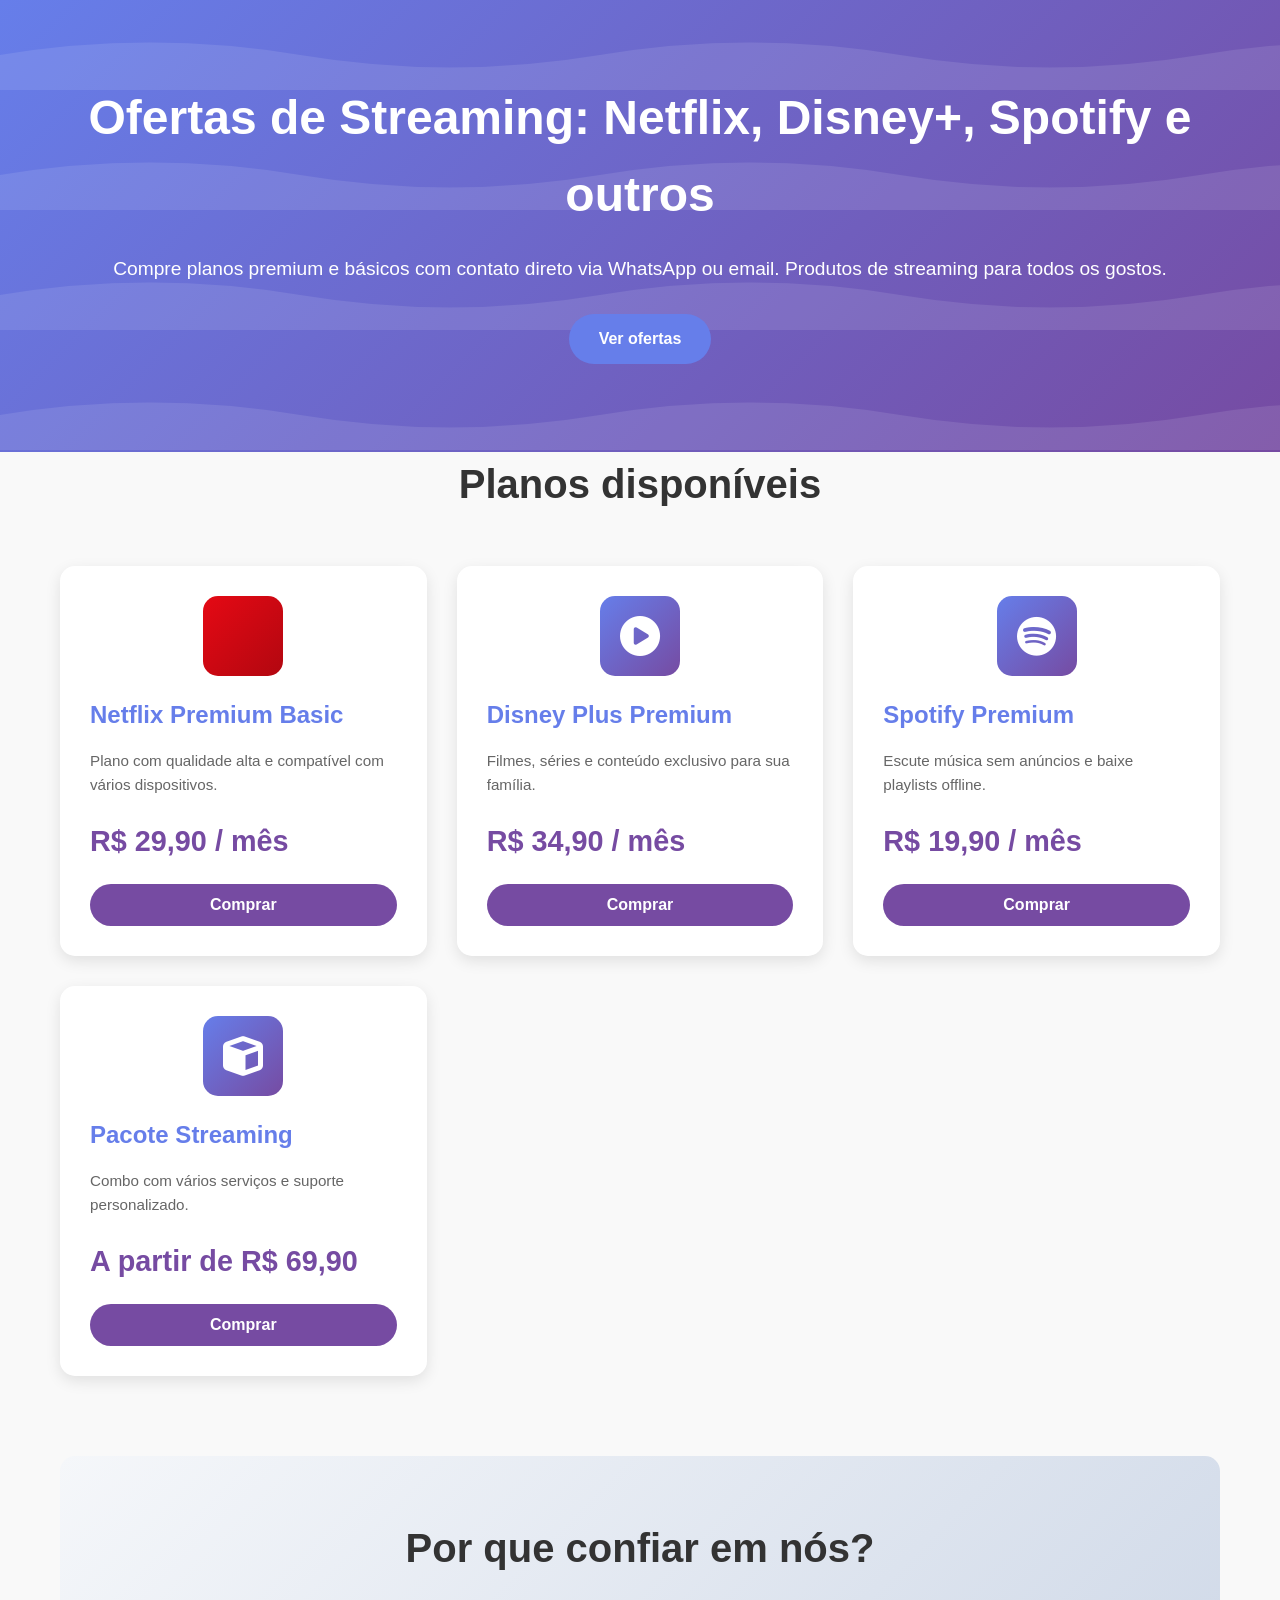
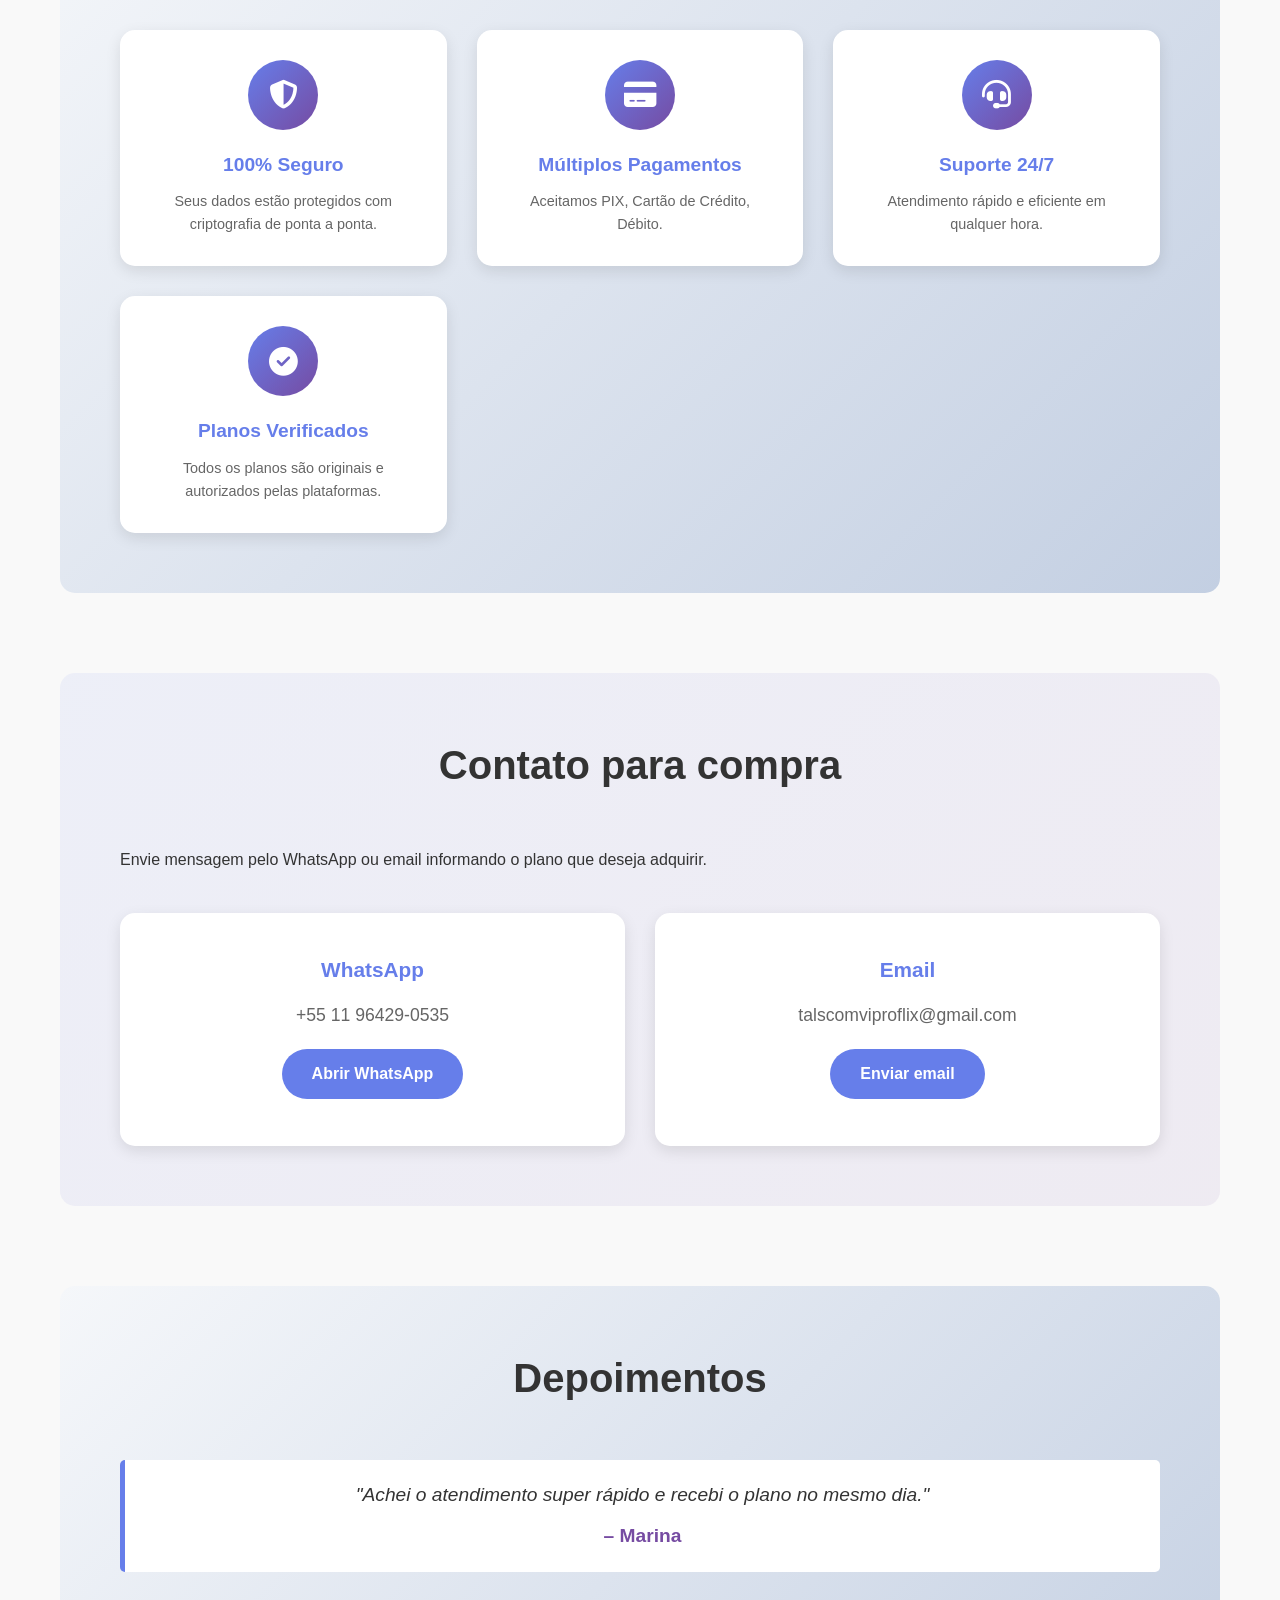
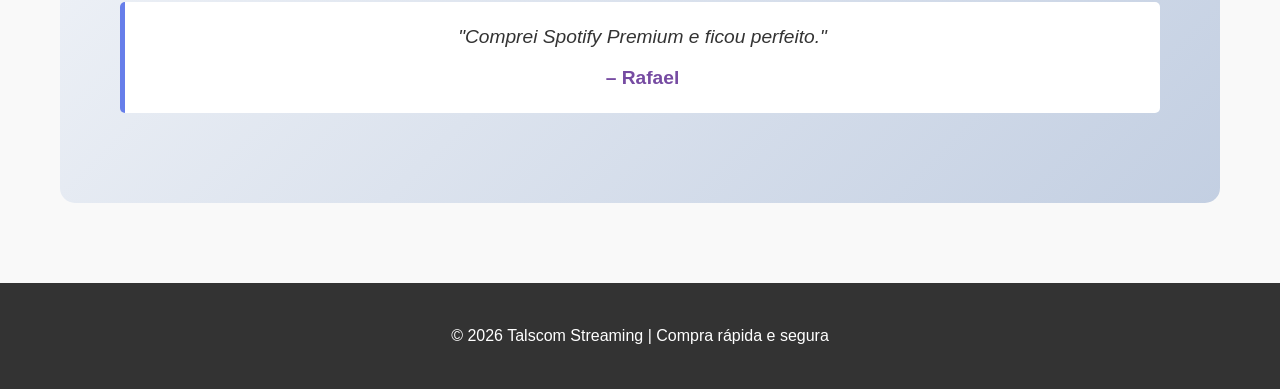
<file: index.html>
<!DOCTYPE html>
<html lang="pt-BR">
<head>
  <meta charset="UTF-8" />
  <meta name="viewport" content="width=device-width, initial-scale=1.0" />
  <meta name="description" content="Planos de streaming premium: Netflix, Disney+, Spotify e outros. Compra rápida e segura com contato via WhatsApp ou email." />
  <title>Talscom Streaming</title>
  <link rel="stylesheet" href="https://cdnjs.cloudflare.com/ajax/libs/font-awesome/6.4.0/css/all.min.css" crossorigin="anonymous" referrerpolicy="no-referrer" />
  <link rel="stylesheet" href="style.css" />
</head>
<body>
  <header class="hero">
    <div class="container animate-item">
      <h1>Ofertas de Streaming: 
        Netflix, Disney+, Spotify e outros</h1>
      <p>Compre planos premium e básicos com contato direto via WhatsApp ou email. Produtos de streaming para todos os gostos.</p>
      <a href="#produtos" class="btn">Ver ofertas</a>
    </div>
  </header>

  <main class="container">
    <section id="produtos" class="section">
      <h2 class="animate-item">Planos disponíveis</h2>
      <div class="product-grid">
        <article class="card animate-item">
          <div class="card-icon netflix-icon">
            <i class="fab fa-netflix"></i>
          </div>
          <h3>Netflix Premium Basic</h3>
          <p>Plano com qualidade alta e compatível com vários dispositivos.</p>
          <span class="price">R$ 29,90 / mês</span>
          <button type="button" class="btn btn-secondary buy-now" data-product="Netflix Premium Basic" aria-label="Comprar Netflix Premium Basic">Comprar</button>
        </article>
        <article class="card animate-item">
          <div class="card-icon">
            <i class="fas fa-play-circle"></i>
          </div>
          <h3>Disney Plus Premium</h3>
          <p>Filmes, séries e conteúdo exclusivo para sua família.</p>
          <span class="price">R$ 34,90 / mês</span>
          <button type="button" class="btn btn-secondary buy-now" data-product="Disney Plus Premium" aria-label="Comprar Disney Plus Premium">Comprar</button>
        </article>
        <article class="card animate-item">
          <div class="card-icon">
            <i class="fab fa-spotify"></i>
          </div>
          <h3>Spotify Premium</h3>
          <p>Escute música sem anúncios e baixe playlists offline.</p>
          <span class="price">R$ 19,90 / mês</span>
          <button type="button" class="btn btn-secondary buy-now" data-product="Spotify Premium" aria-label="Comprar Spotify Premium">Comprar</button>
        </article>
        <article class="card animate-item">
          <div class="card-icon">
            <i class="fas fa-cube"></i>
          </div>
          <h3>Pacote Streaming</h3>
          <p>Combo com vários serviços e suporte personalizado.</p>
          <span class="price">A partir de R$ 69,90</span>
          <button type="button" class="btn btn-secondary buy-now" data-product="Pacote Streaming" aria-label="Comprar Pacote Streaming">Comprar</button>
        </article>
      </div>
    </section>

    <section class="section trust-section">
      <h2 class="animate-item">Por que confiar em nós?</h2>
      <div class="trust-grid">
        <div class="trust-card animate-item">
          <div class="trust-icon">
            <i class="fas fa-shield-alt"></i>
          </div>
          <h3>100% Seguro</h3>
          <p>Seus dados estão protegidos com criptografia de ponta a ponta.</p>
        </div>
        <div class="trust-card animate-item">
          <div class="trust-icon">
            <i class="fas fa-credit-card"></i>
          </div>
          <h3>Múltiplos Pagamentos</h3>
          <p>Aceitamos
             PIX, Cartão de Crédito, Débito.</p>
        </div>
        <div class="trust-card animate-item">
          <div class="trust-icon">
            <i class="fas fa-headset"></i>
          </div>
          <h3>Suporte 24/7</h3>
          <p>Atendimento rápido e eficiente em qualquer hora.</p>
        </div>
        <div class="trust-card animate-item">
          <div class="trust-icon">
            <i class="fas fa-check-circle"></i>
          </div>
          <h3>Planos Verificados</h3>
          <p>Todos os planos são originais e autorizados pelas plataformas.</p>
        </div>
      </div>
    </section>

    <section class="section contact-section">
      <h2 class="animate-item">Contato para compra</h2>
      <p>Envie mensagem pelo WhatsApp ou email informando o plano que deseja adquirir.</p>
      <div class="contact-grid">
        <div class="contact-card animate-item">
          <h3>WhatsApp</h3>
          <p>+55 11 96429-0535</p>
          <a class="btn btn-primary" href="https://wa.me/5511964290535?text=Olá, gostaria de comprar um plano de streaming." target="_blank" rel="noopener noreferrer">Abrir WhatsApp</a>
        </div>
        <div class="contact-card animate-item">
          <h3>Email</h3>
          <p>talscomviproflix@gmail.com</p>
          <a class="btn btn-primary" href="mailto:talscomviproflix@gmail.com?subject=Compra de plano de streaming&body=Olá, gostaria de comprar um plano de streaming. Qual é o disponível?">Enviar email</a>
        </div>
      </div>
    </section>

    <section class="section testimonials">
      <h2>Depoimentos</h2>
      <blockquote cite="#">
        "Achei o atendimento super rápido e recebi o plano no mesmo dia." <strong>– Marina</strong>
      </blockquote>
      <blockquote cite="#">
        "Comprei Spotify Premium e ficou perfeito." <strong>– Rafael</strong>
      </blockquote>
    </section>
  </main>

  <footer class="footer">
    <p>© 2026 Talscom Streaming | Compra rápida e segura</p>
  </footer>

  <script src="script.js"></script>
</body>
</html>
</file>
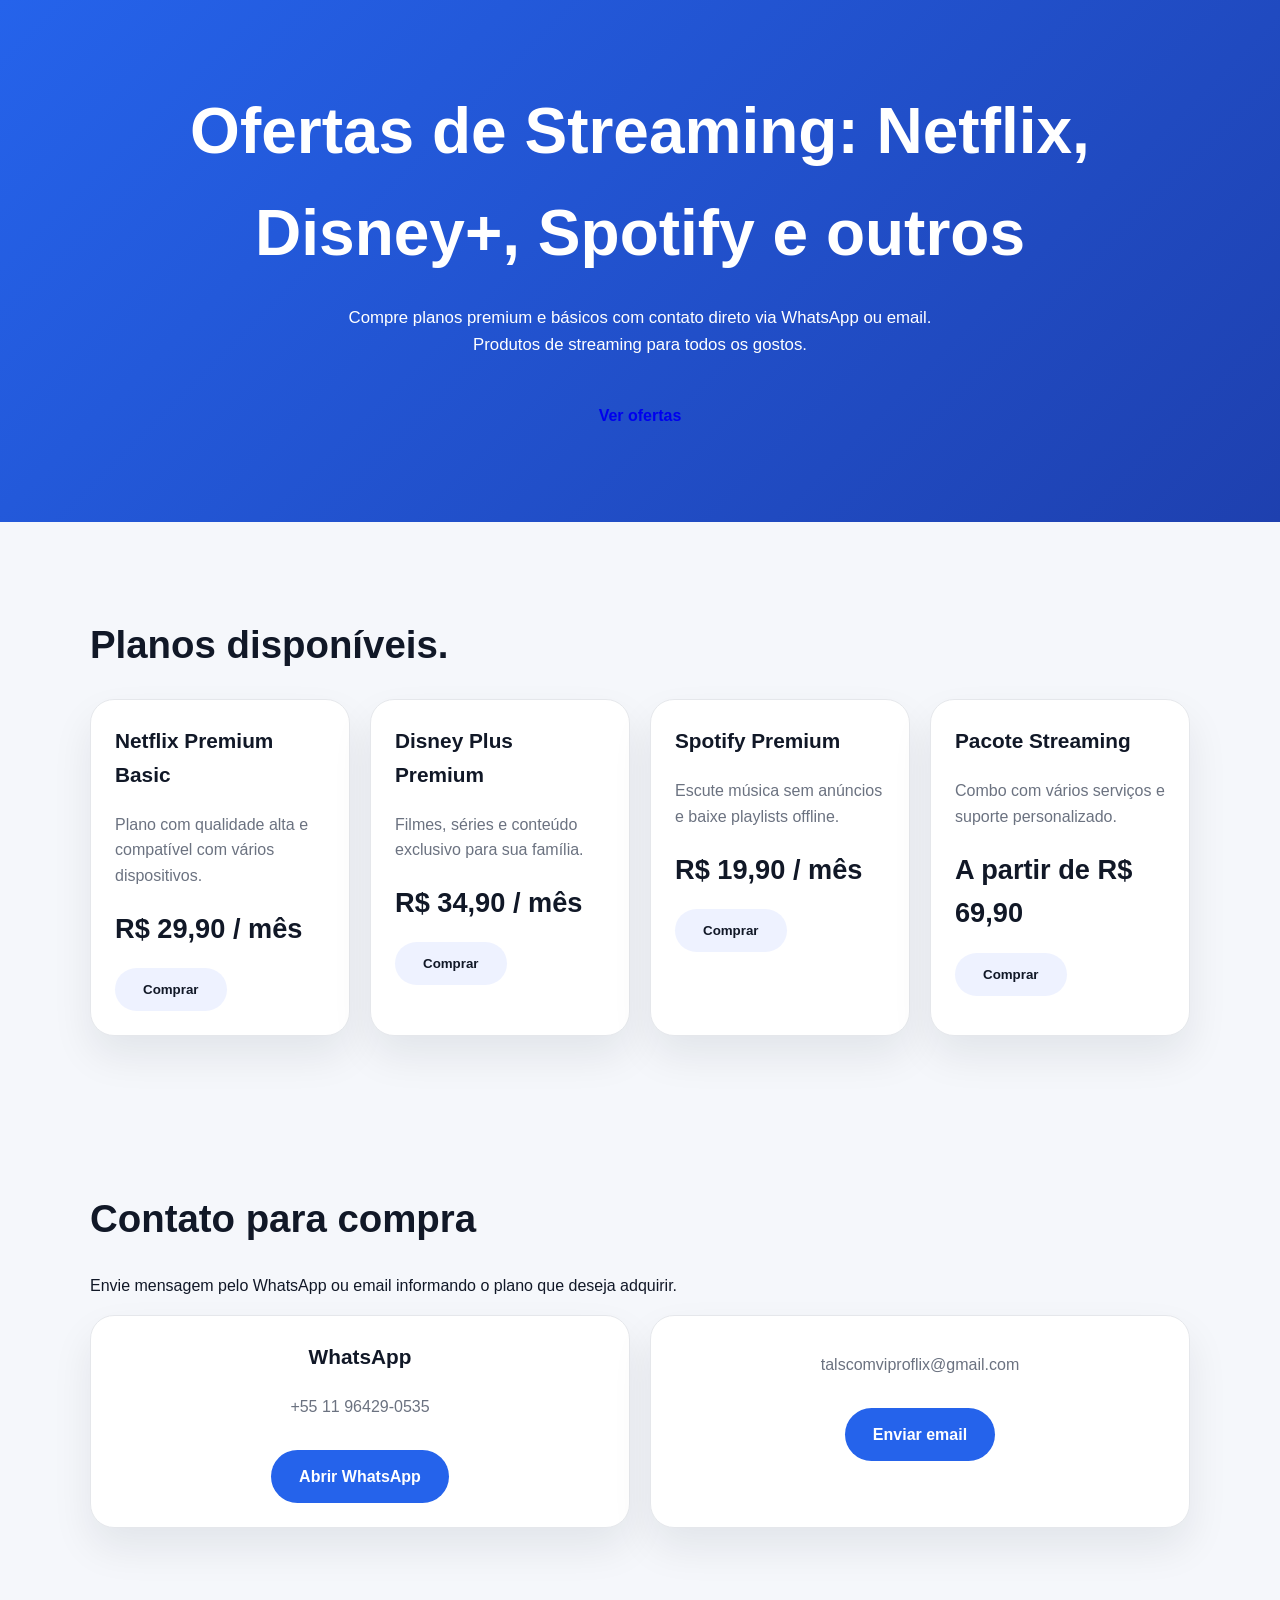
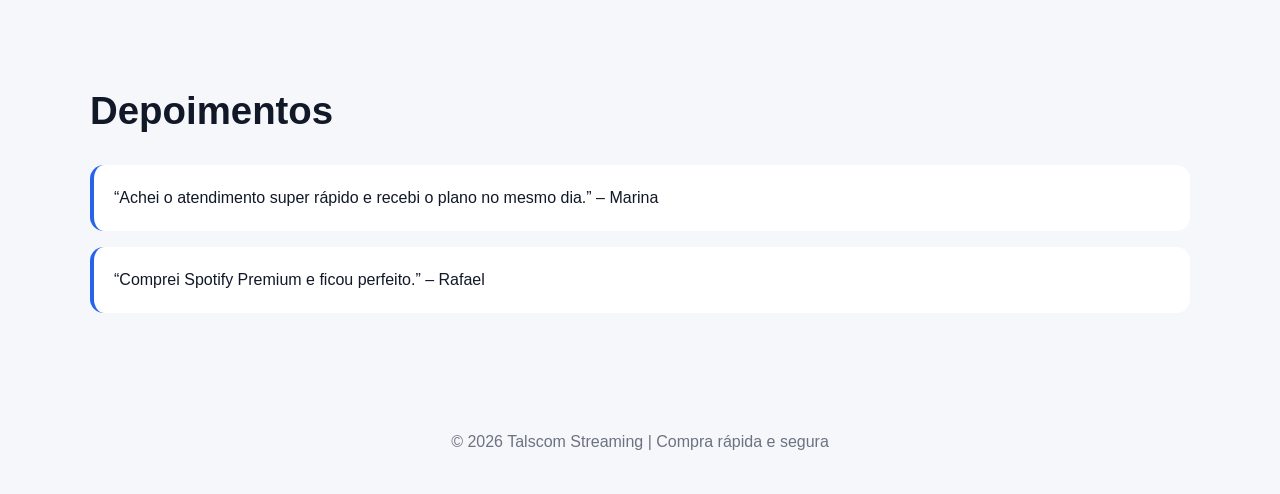
<file: projet site/index.html>
<!DOCTYPE html>
   <html lang="pt-BR">
   <head>
     <meta charset="UTF-8" />
     <meta name="viewport" content="width=device-width, initial-scale=1.0" />
     <title>Talscom Streming</title>
  <link rel="stylesheet" href="https://cdnjs.cloudflare.com/ajax/libs/font-awesome/6.4.0/css/all.min.css" />
     <link rel="stylesheet" href="style.css" />
   </head>
   <body>
     <header class="hero">
     <div class="container animate-item">
        <h1>Ofertas de Streaming: Netflix, Disney+, Spotify e outros</h1>
        <p>Compre planos premium e básicos com contato direto via WhatsApp ou email. Produtos de streaming para todos os gostos.</p>
        <a href="#produtos" class="btn">Ver ofertas</a>
     </div>
   </header>
   
     <main class="container">
      <section id="produtos" class="section">
       <h2 class="animate-item">Planos disponíveis.</h2>
        <div class="product-grid">
         <article class="card animate-item">
            <h3>Netflix Premium Basic</h3>
            <p>Plano com qualidade alta e compatível com vários dispositivos.</p>
            <span class="price">R$ 29,90 / mês</span>
            <button class="btn btn-secondary buy-now" data-product="Netflix Premium Basic">Comprar</button>
          </article>
         <article class="card animate-item">
            <h3>Disney Plus Premium</h3>
            <p>Filmes, séries e conteúdo exclusivo para sua família.</p>
            <span class="price">R$ 34,90 / mês</span>
            <button class="btn btn-secondary buy-now" data-product="Disney Plus Premium">Comprar</button>
          </article>
         <article class="card animate-item">
            <h3>Spotify Premium</h3>
            <p>Escute música sem anúncios e baixe playlists offline.</p>
            <span class="price">R$ 19,90 / mês</span>
            <button class="btn btn-secondary buy-now" data-product="Spotify Premium">Comprar</button>
          </article>
         <article class="card animate-item">
            <h3>Pacote Streaming</h3>
            <p>Combo com vários serviços e suporte personalizado.</p>
            <span class="price">A partir de R$ 69,90</span>
            <button class="btn btn-secondary buy-now" data-product="Pacote Streaming">Comprar</button>
          </article>
         </div>
       </section>
   
      <section class="section contact-section">
       <h2 class="animate-item">Contato para compra</h2>
        <p>Envie mensagem pelo WhatsApp ou email informando o plano que deseja adquirir.</p>
        <div class="contact-grid">
         <div class="contact-card animate-item">
            <h3>WhatsApp</h3>
            <p>+55 11 96429-0535</p>
            <a class="btn btn-primary" href="https://wa.me/5511964290535?text=Olá%2C%20gostaria%20de%20comprar%20um%20plano%20de%20streaming." target="_blank" rel="noopener noreferrer">Abrir WhatsApp</a>
          </div>
         <div class="contact-card animate-item">
            <p>talscomviproflix@gmail.com</p>
            <a class="btn btn-primary" href="mailto:talscomviproflix@gmail.com?subject=Compra%20de%20plano%20de%20streaming&body=Olá%2C%20gostaria%20de%20comprar%20o%20plano%20">Enviar email</a>
          </div>
        </div>
       </section>
   
       <section class="section testimonials">
         <h2>Depoimentos</h2>
         <blockquote>
          “Achei o atendimento super rápido e recebi o plano no mesmo dia.” – Marina
         </blockquote>
         <blockquote>
          “Comprei Spotify Premium e ficou perfeito.” – Rafael
         </blockquote>
       </section>
     </main>
   
     <footer class="footer">
      <p>© 2026 Talscom Streaming | Compra rápida e segura</p>
     </footer>
   
     <script src="script.js"></script>
   </body>
   </html>
</file>
<file: style.css>
* {
  margin: 0;
  padding: 0;
  box-sizing: border-box;
}

body {
  font-family: 'Segoe UI', Tahoma, Geneva, Verdana, sans-serif;
  line-height: 1.6;
  color: #333;
  background-color: #f9f9f9;
}

.container {
  max-width: 1200px;
  margin: 0 auto;
  padding: 0 20px;
}

/* ===== HEADER/HERO ===== */
.hero {
  background: linear-gradient(135deg, #667eea 0%, #764ba2 100%);
  color: white;
  padding: 80px 20px;
  text-align: center;
  position: relative;
  overflow: hidden;
}

.hero::before {
  content: '';
  position: absolute;
  top: 0;
  left: 0;
  right: 0;
  bottom: 0;
  background: url('data:image/svg+xml,<svg xmlns="http://www.w3.org/2000/svg" viewBox="0 0 1200 120"><path d="M0,50 Q300,0 600,50 T1200,50 L1200,120 L0,120 Z" fill="rgba(255,255,255,0.1)"/></svg>');
  background-size: 600px 120px;
  animation: wave 15s linear infinite;
  z-index: 1;
}

@keyframes wave {
  0% { transform: translateX(0); }
  100% { transform: translateX(600px); }
}

.hero .container {
  position: relative;
  z-index: 2;
}

.hero h1 {
  font-size: 3em;
  margin-bottom: 20px;
  animation: slideInDown 0.8s ease-out;
}

.hero p {
  font-size: 1.2em;
  margin-bottom: 30px;
  opacity: 0.9;
  animation: slideInUp 0.8s ease-out 0.2s both;
}

.hero .btn {
  animation: slideInUp 0.8s ease-out 0.4s both;
}

@keyframes slideInDown {
  from {
    opacity: 0;
    transform: translateY(-30px);
  }
  to {
    opacity: 1;
    transform: translateY(0);
  }
}

@keyframes slideInUp {
  from {
    opacity: 0;
    transform: translateY(30px);
  }
  to {
    opacity: 1;
    transform: translateY(0);
  }
}

/* ===== BOTÕES ===== */
.btn {
  display: inline-block;
  padding: 12px 30px;
  background-color: #667eea;
  color: white;
  text-decoration: none;
  border: none;
  border-radius: 50px;
  cursor: pointer;
  font-size: 1em;
  font-weight: 600;
  transition: all 0.3s ease;
  position: relative;
  overflow: hidden;
}

.btn::before {
  content: '';
  position: absolute;
  top: 50%;
  left: 50%;
  width: 0;
  height: 0;
  border-radius: 50%;
  background: rgba(255, 255, 255, 0.3);
  transform: translate(-50%, -50%);
  transition: width 0.6s, height 0.6s;
}

.btn:hover::before {
  width: 300px;
  height: 300px;
}

.btn:hover {
  transform: translateY(-3px);
  box-shadow: 0 10px 25px rgba(0, 0, 0, 0.2);
}

.btn:active {
  transform: translateY(-1px);
}

.btn-primary {
  background-color: #667eea;
}

.btn-secondary {
  background-color: #764ba2;
}

.btn-secondary:hover {
  background-color: #667eea;
}

/* ===== SEÇÕES ===== */
main {
  padding: 60px 0;
}

.section {
  margin-bottom: 80px;
}

.section h2 {
  font-size: 2.5em;
  margin-bottom: 50px;
  text-align: center;
  color: #333;
}

/* ===== ANIMAÇÕES DE ITEMS ===== */
.animate-item {
  opacity: 0;
  animation: fadeInUp 0.8s ease-out forwards;
}

@keyframes fadeInUp {
  from {
    opacity: 0;
    transform: translateY(30px);
  }
  to {
    opacity: 1;
    transform: translateY(0);
  }
}

/* Delays para efeito cascata */
.animate-item:nth-child(1) { animation-delay: 0.1s; }
.animate-item:nth-child(2) { animation-delay: 0.2s; }
.animate-item:nth-child(3) { animation-delay: 0.3s; }
.animate-item:nth-child(4) { animation-delay: 0.4s; }
.animate-item:nth-child(5) { animation-delay: 0.5s; }
.animate-item:nth-child(6) { animation-delay: 0.6s; }

/* ===== GRID DE PRODUTOS ===== */
.product-grid {
  display: grid;
  grid-template-columns: repeat(auto-fit, minmax(280px, 1fr));
  gap: 30px;
  margin-top: 40px;
}

.card {
  background: white;
  border-radius: 15px;
  padding: 30px;
  box-shadow: 0 5px 15px rgba(0, 0, 0, 0.1);
  transition: all 0.4s ease;
  position: relative;
  overflow: hidden;
}

.card::before {
  content: '';
  position: absolute;
  top: 0;
  left: -100%;
  width: 100%;
  height: 100%;
  background: linear-gradient(90deg, transparent, rgba(255, 255, 255, 0.3), transparent);
  transition: left 0.5s ease;
}

.card:hover::before {
  left: 100%;
}

.card:hover {
  transform: translateY(-15px) scale(1.02);
  box-shadow: 0 20px 40px rgba(102, 126, 234, 0.3);
  border-top: 4px solid #667eea;
}

.card-icon {
  width: 80px;
  height: 80px;
  background: linear-gradient(135deg, #667eea 0%, #764ba2 100%);
  border-radius: 15px;
  display: flex;
  align-items: center;
  justify-content: center;
  margin: 0 auto 20px;
  font-size: 2.5em;
  color: white;
  transition: all 0.4s ease;
  animation: bounceIn 0.8s ease-out;
  font-weight: bold;
}

.netflix-icon {
  background: linear-gradient(135deg, #e50914 0%, #b20710 100%) !important;
}

@keyframes bounceIn {
  0% {
    opacity: 0;
    transform: scale(0.3);
  }
  50% {
    transform: scale(1.05);
  }
  100% {
    opacity: 1;
    transform: scale(1);
  }
}

.card:hover .card-icon {
  transform: scale(1.15);
  box-shadow: 0 10px 25px rgba(102, 126, 234, 0.5);
  animation: spin 0.6s ease-in-out;
}

@keyframes spin {
  0% { transform: scale(1.15) rotate(0deg); }
  100% { transform: scale(1.15) rotate(360deg); }
}

.card h3 {
  color: #667eea;
  margin-bottom: 15px;
  font-size: 1.5em;
}

.card p {
  color: #666;
  margin-bottom: 20px;
  font-size: 0.95em;
}

.price {
  display: block;
  font-size: 1.8em;
  font-weight: bold;
  color: #764ba2;
  margin-bottom: 20px;
}

.card .btn {
  width: 100%;
  text-align: center;
  margin-top: auto;
}

/* ===== SEÇÃO DE CONFIANÇA ===== */
.trust-section {
  background: linear-gradient(135deg, #f5f7fa 0%, #c3cfe2 100%);
  padding: 60px;
  border-radius: 15px;
}

.trust-grid {
  display: grid;
  grid-template-columns: repeat(auto-fit, minmax(250px, 1fr));
  gap: 30px;
  margin-top: 40px;
}

.trust-card {
  background: white;
  padding: 30px;
  border-radius: 15px;
  text-align: center;
  box-shadow: 0 5px 15px rgba(0, 0, 0, 0.1);
  transition: all 0.4s ease;
}

.trust-card:hover {
  transform: translateY(-10px);
  box-shadow: 0 15px 40px rgba(102, 126, 234, 0.3);
  border-top: 4px solid #667eea;
}

.trust-icon {
  width: 70px;
  height: 70px;
  background: linear-gradient(135deg, #667eea 0%, #764ba2 100%);
  border-radius: 50%;
  display: flex;
  align-items: center;
  justify-content: center;
  margin: 0 auto 20px;
  font-size: 1.8em;
  color: white;
  transition: all 0.4s ease;
}

.trust-card:hover .trust-icon {
  transform: scale(1.1) rotateZ(10deg);
}

.trust-card h3 {
  color: #667eea;
  margin-bottom: 10px;
  font-size: 1.2em;
}

.trust-card p {
  color: #666;
  font-size: 0.9em;
}

/* ===== SEÇÃO DE CONTATO ===== */
.contact-section {
  background: linear-gradient(135deg, #667eea15 0%, #764ba215 100%);
  padding: 60px;
  border-radius: 15px;
}

.contact-grid {
  display: grid;
  grid-template-columns: repeat(auto-fit, minmax(300px, 1fr));
  gap: 30px;
  margin-top: 40px;
}

.contact-card {
  background: white;
  padding: 40px;
  border-radius: 15px;
  text-align: center;
  box-shadow: 0 5px 15px rgba(0, 0, 0, 0.1);
  transition: all 0.4s ease;
}

.contact-card:hover {
  transform: translateY(-10px);
  box-shadow: 0 15px 40px rgba(102, 126, 234, 0.2);
}

.contact-card h3 {
  color: #667eea;
  margin-bottom: 15px;
  font-size: 1.3em;
}

.contact-card p {
  color: #666;
  margin-bottom: 20px;
  font-size: 1.1em;
  font-weight: 500;
}

/* ===== DEPOIMENTOS ===== */
.testimonials {
  background: linear-gradient(135deg, #f5f7fa 0%, #c3cfe2 100%);
  padding: 60px;
  border-radius: 15px;
  text-align: center;
}

blockquote {
  font-size: 1.2em;
  font-style: italic;
  color: #333;
  margin: 30px 0;
  padding: 20px;
  border-left: 5px solid #667eea;
  background: white;
  border-radius: 5px;
  animation: fadeInUp 0.8s ease-out;
}

blockquote strong {
  display: block;
  margin-top: 10px;
  font-style: normal;
  color: #764ba2;
}

/* ===== FOOTER ===== */
.footer {
  background-color: #333;
  color: white;
  text-align: center;
  padding: 40px 20px;
  margin-top: 80px;
}

.footer p {
  margin: 0;
}

/* ===== RESPONSIVO ===== */
@media (max-width: 768px) {
  .hero h1 {
    font-size: 2em;
  }

  .hero p {
    font-size: 1em;
  }

  .section h2 {
    font-size: 1.8em;
  }

  .product-grid {
    grid-template-columns: 1fr;
  }

  .contact-grid {
    grid-template-columns: 1fr;
  }

  .contact-section,
  .testimonials {
    padding: 30px;
  }
}

/* ===== SCROLL TRIGGER ===== */
.scroll-animate {
  opacity: 0;
}

.scroll-animate.active {
  animation: fadeInUp 0.8s ease-out forwards;
}
</file>
<file: projet site/style.css>
:root {
    --bg: #f5f7fb;
    --surface: #ffffff;
    --primary: #2563eb;
    --text: #111827;
    --muted: #6b7280;
  }
  
  * {
    box-sizing: border-box;
  }
  
  body {
    margin: 0;
    font-family: "Inter", sans-serif;
    background: var(--bg);
    color: var(--text);
    line-height: 1.6;
  }
  
  .container {
    width: min(1100px, 92%);
    margin: 0 auto;
  }
  
  .hero {
    background: linear-gradient(135deg, #2563eb 0%, #1e40af 100%);
    color: white;
    padding: 80px 0;
    text-align: center;
  }
  
  .hero h1 {
    font-size: clamp(2.5rem, 5vw, 4rem);
    margin: 0 0 20px;
  }
  
  .hero p {
    max-width: 650px;
    margin: 0 auto 30px;
    font-size: 1.05rem;
  }
  
  .btn {
    display: inline-block;
    text-decoration: none;
    padding: 14px 28px;
    border-radius: 999px;
   transition: transform .2s ease, background .2s ease, box-shadow .2s ease;
   border: none;
   cursor: pointer;
   font-weight: 600;
  }
  
  .btn:hover {
    transform: translateY(-2px);
   box-shadow: 0 14px 30px rgba(37, 99, 235, 0.2);
  }
  
  .btn-primary {
    background: var(--primary);
    color: white;
  }
 
 .btn-secondary {
   background: #eef2ff;
   color: var(--secondary);
 }
  
  .section {
    padding: 60px 0;
  }

.animate-item {
  opacity: 0;
  transform: translateY(24px);
  animation: fadeInUp 0.7s ease forwards;
 }

.animate-item:nth-child(1) {
  animation-delay: 0.15s;
 }

.animate-item:nth-child(2) {
  animation-delay: 0.25s;
 }

.animate-item:nth-child(3) {
  animation-delay: 0.35s;
 }

.animate-item:nth-child(4) {
  animation-delay: 0.45s;
 }

.card,
.contact-card {
   background: var(--surface);
  padding: 24px;
  border-radius: 24px;
   border: 1px solid #e5e7eb;
  box-shadow: 0 20px 40px rgba(15, 23, 42, 0.08);
  transition: transform 0.3s ease, box-shadow 0.3s ease;
 }

.card:hover {
  transform: translateY(-8px);
  box-shadow: 0 28px 48px rgba(15, 23, 42, 0.16);
 }

@keyframes fadeInUp {
  to {
    opacity: 1;
    transform: translateY(0);
  }
 }
  
 .section h2 {
   margin-bottom: 24px;
   font-size: clamp(2rem, 3vw, 2.5rem);
 }
 
 .product-grid,
 .contact-grid {
    display: grid;
   gap: 20px;
 }
 
 .product-grid {
   grid-template-columns: repeat(auto-fit, minmax(240px, 1fr));
  }
  
 .card,
 .contact-card {
    background: var(--surface);
   padding: 24px;
   border-radius: 24px;
    border: 1px solid #e5e7eb;
   box-shadow: 0 20px 40px rgba(15, 23, 42, 0.08);
  }
  
 .card h3,
 .contact-card h3 {
   margin-top: 0;
   font-size: 1.3rem;
 }
 
 .card p,
 .contact-card p {
   margin: 12px 0 18px;
   color: var(--muted);
 }
 
 .card .price {
   display: block;
   margin-bottom: 18px;
   font-size: 1.7rem;
    font-weight: 700;
  }
 
 .contact-card {
   text-align: center;
 }
 
 .contact-card a {
   margin-top: 12px;
 }
  
  .testimonials blockquote {
    background: var(--surface);
    border-left: 4px solid var(--primary);
    margin: 16px 0;
    padding: 20px;
    border-radius: 14px;
  }
  
  .footer {
    text-align: center;
    padding: 24px 0;
    color: var(--muted);
  }
  
  @media (min-width: 768px) {
   .contact-grid {
     grid-template-columns: repeat(2, minmax(0, 1fr));
    }
  }
</file>
